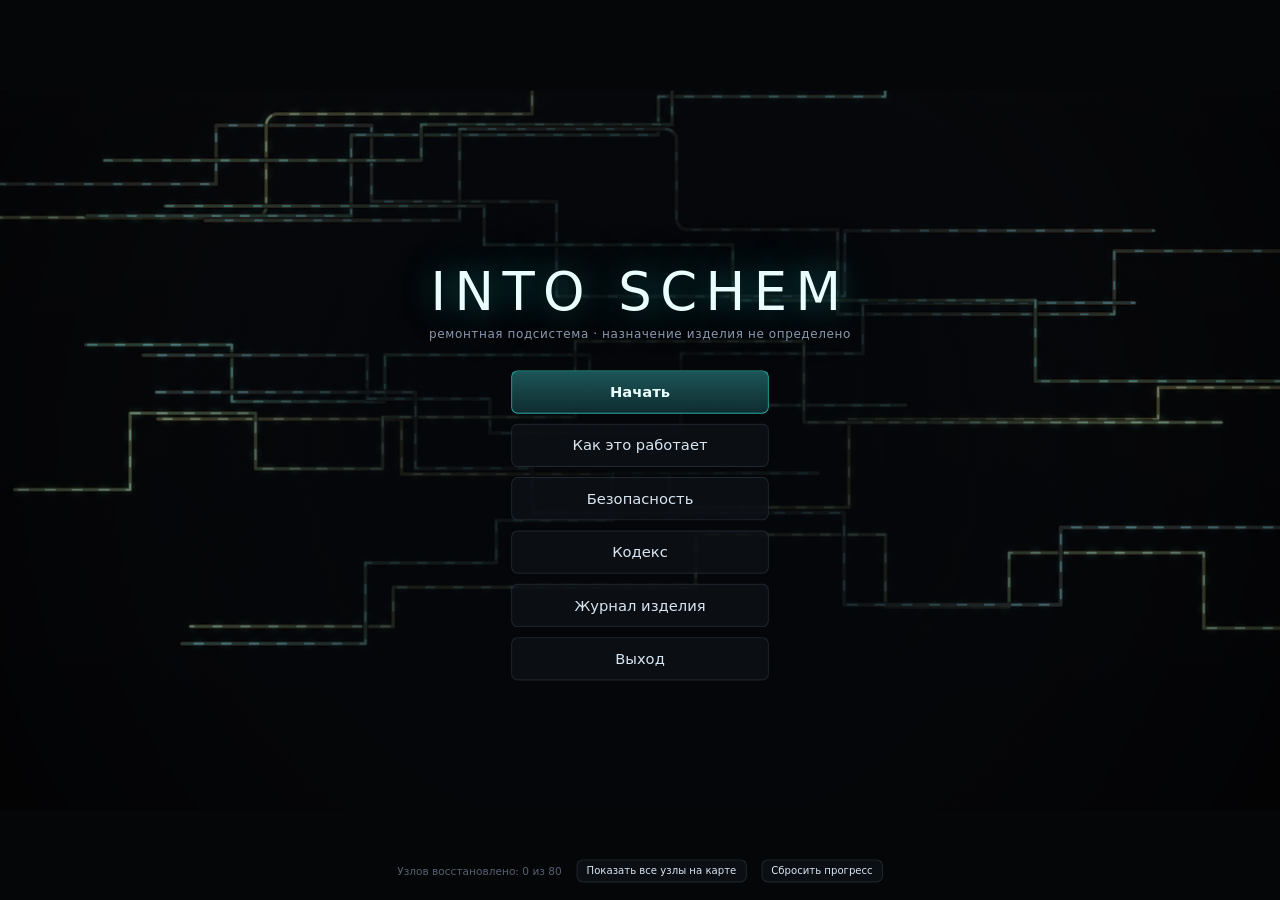
<file: web/index.html>
<!DOCTYPE html>
<html lang="ru">
<head>
<meta charset="UTF-8">
<title>Into Schem</title>
<meta name="viewport" content="width=device-width, initial-scale=1, maximum-scale=1, user-scalable=no">
<link rel="stylesheet" href="style.css">
</head>
<body>
<div id="rotate-hint">Поверните телефон горизонтально — игра рассчитана на широкий экран.</div>
<div id="stage-outer">
  <div id="stage">
    <canvas id="world" width="1600" height="900"></canvas>
    <div id="ui-layer"></div>
  </div>
</div>

<!-- Движок: числа, цвет, отрисовка, детали, каркас уровня -->
<script src="js/engine/util.js"></script>
<script src="js/engine/palette.js"></script>
<script src="js/engine/draw.js"></script>
<script src="js/engine/board.js"></script>
<script src="js/engine/parts.js"></script>
<script src="js/circuit.js"></script>
<script src="js/engine/devices.js"></script>
<script src="js/engine/audio.js"></script>
<script src="js/engine/touch.js"></script>
<script src="js/engine/hud.js"></script>
<script src="js/engine/rig.js"></script>
<script src="js/engine/blocks.js"></script>
<script src="js/engine/water.js"></script>
<script src="js/engine/level.js"></script>

<!-- Состояние и сцены -->
<script src="js/state.js"></script>
<script src="js/scenes/journal.js"></script>
<script src="js/scenes/codex.js"></script>
<script src="js/scenes/menu.js"></script>
<script src="js/scenes/map.js"></script>

<!-- Уровни: порядок объявления = порядок прохождения -->
<script src="js/levels/_kit.js"></script>
<script src="js/levels/_deck.js"></script>
<script src="js/levels/l00a_t_loop.js"></script>
<script src="js/levels/l00b_t_switch.js"></script>
<script src="js/levels/l00c_t_ground.js"></script>
<script src="js/levels/l00d_t_resist.js"></script>
<script src="js/levels/l00e_t_ohm.js"></script>
<script src="js/levels/l00f_t_series.js"></script>
<script src="js/levels/l00g_t_parallel.js"></script>
<script src="js/levels/l00h_t_divider.js"></script>
<script src="js/levels/l00i_t_short.js"></script>
<script src="js/levels/l00j_t_power.js"></script>
<script src="js/levels/l00k_t_diode.js"></script>
<script src="js/levels/l00l_t_led.js"></script>
<script src="js/levels/l00m_t_bus.js"></script>
<script src="js/levels/l00n_t_check.js"></script>
<script src="js/levels/l01_led.js"></script>
<script src="js/levels/l02_lamp.js"></script>
<script src="js/levels/l03_panel.js"></script>
<script src="js/levels/l04_garland.js"></script>
<script src="js/levels/l05_fuse.js"></script>
<script src="js/levels/l06_divider.js"></script>
<script src="js/levels/l07_heater.js"></script>
<script src="js/levels/l08_motor.js"></script>
<script src="js/levels/l09_switchboard.js"></script>
<script src="js/levels/l10_flash.js"></script>
<script src="js/levels/l11_relay.js"></script>
<script src="js/levels/l12_beacon.js"></script>
<script src="js/levels/l13_sensor.js"></script>
<script src="js/levels/l14_fork.js"></script>
<script src="js/levels/l15_saturation.js"></script>
<script src="js/levels/l16_sag.js"></script>
<script src="js/levels/l17_workbench.js"></script>
<script src="js/levels/l18_b_branch.js"></script>
<script src="js/levels/l19_b_ballast.js"></script>
<script src="js/levels/l20_b_reference.js"></script>
<script src="js/levels/l21_b_parallel.js"></script>
<script src="js/levels/l22_b_or.js"></script>
<script src="js/levels/l23_b_split.js"></script>
<script src="js/levels/l24_b_inrush.js"></script>
<script src="js/levels/l25_b_derate.js"></script>
<script src="js/levels/l26_v_shunt.js"></script>
<script src="js/levels/l27_v_scale.js"></script>
<script src="js/levels/l28_v_trim.js"></script>
<script src="js/levels/l29_v_bridge.js"></script>
<script src="js/levels/l30_v_match.js"></script>
<script src="js/levels/l31_v_leak.js"></script>
<script src="js/levels/l32_v_share.js"></script>
<script src="js/levels/l33_v_cal.js"></script>
<script src="js/levels/l34_g_and.js"></script>
<script src="js/levels/l35_g_or.js"></script>
<script src="js/levels/l36_g_latch.js"></script>
<script src="js/levels/l37_g_delay.js"></script>
<script src="js/levels/l38_g_interlock.js"></script>
<script src="js/levels/l39_g_dim.js"></script>
<script src="js/levels/l40_g_soft.js"></script>
<script src="js/levels/l41_d_split.js"></script>
<script src="js/levels/l42_d_cascade.js"></script>
<script src="js/levels/l43_d_clamp.js"></script>
<script src="js/levels/l44_d_pulse.js"></script>
<script src="js/levels/l45_d_load.js"></script>
<script src="js/levels/l46_d_restore.js"></script>
<script src="js/levels/l47_d_core.js"></script>
<script src="js/levels/l48_e_listen.js"></script>
<script src="js/levels/l49_e_polarity.js"></script>
<script src="js/levels/l50_e_bleed.js"></script>
<script src="js/levels/l51_e_share.js"></script>
<script src="js/levels/l52_e_pair.js"></script>
<script src="js/levels/l53_e_line.js"></script>
<script src="js/levels/l54_e_eff.js"></script>
<script src="js/levels/l55_e_highside.js"></script>
<script src="js/levels/l56_e_leak.js"></script>
<script src="js/levels/l57_e_buffer.js"></script>
<script src="js/levels/l58_e_charge.js"></script>
<script src="js/levels/l59_e_fuse.js"></script>
<script src="js/levels/l60_e_reserve.js"></script>
<script src="js/levels/l61_e_light.js"></script>
<script src="js/levels/l62_e_budget.js"></script>
<script src="js/levels/l63_x_logger.js"></script>
<script src="js/levels/l64_u_share.js"></script>
<script src="js/levels/l65_u_bridge.js"></script>
<script src="js/levels/l66_u_transit.js"></script>

<script src="js/main.js"></script>
</body>
</html>
</file>
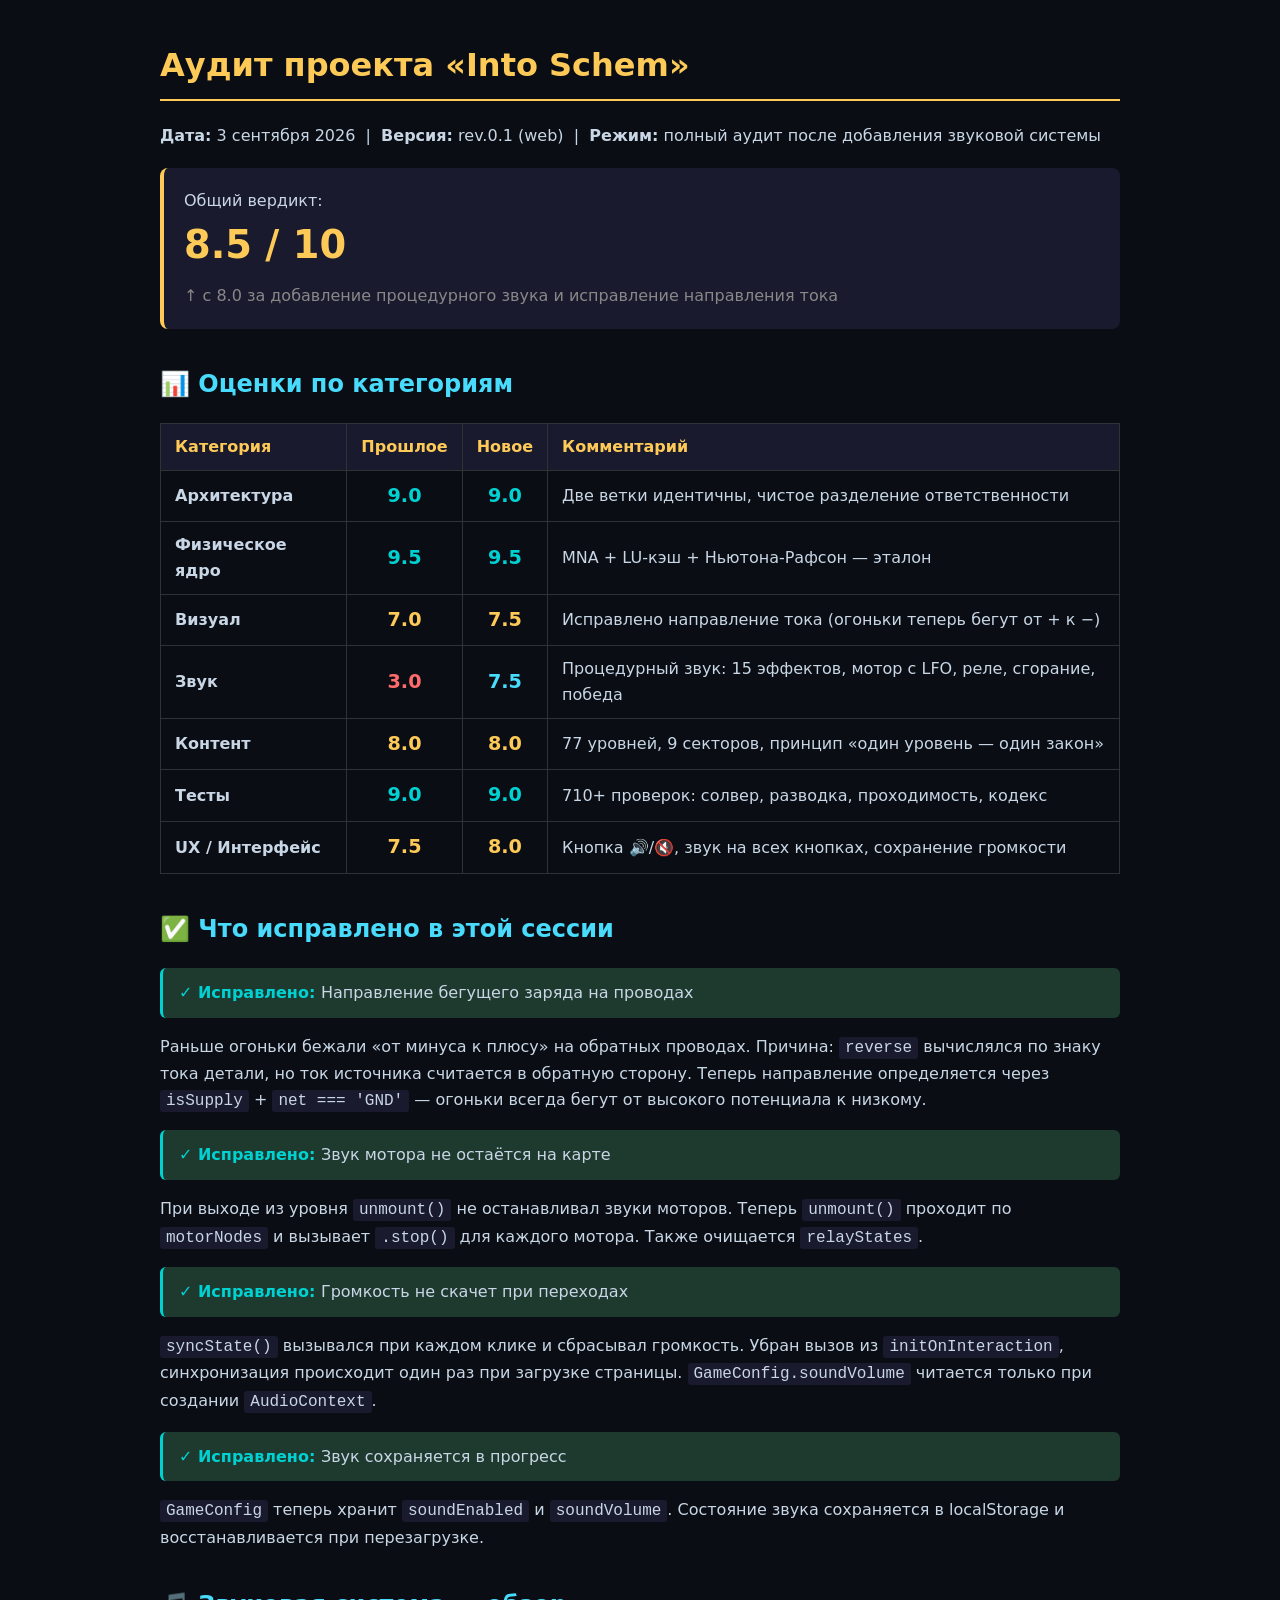
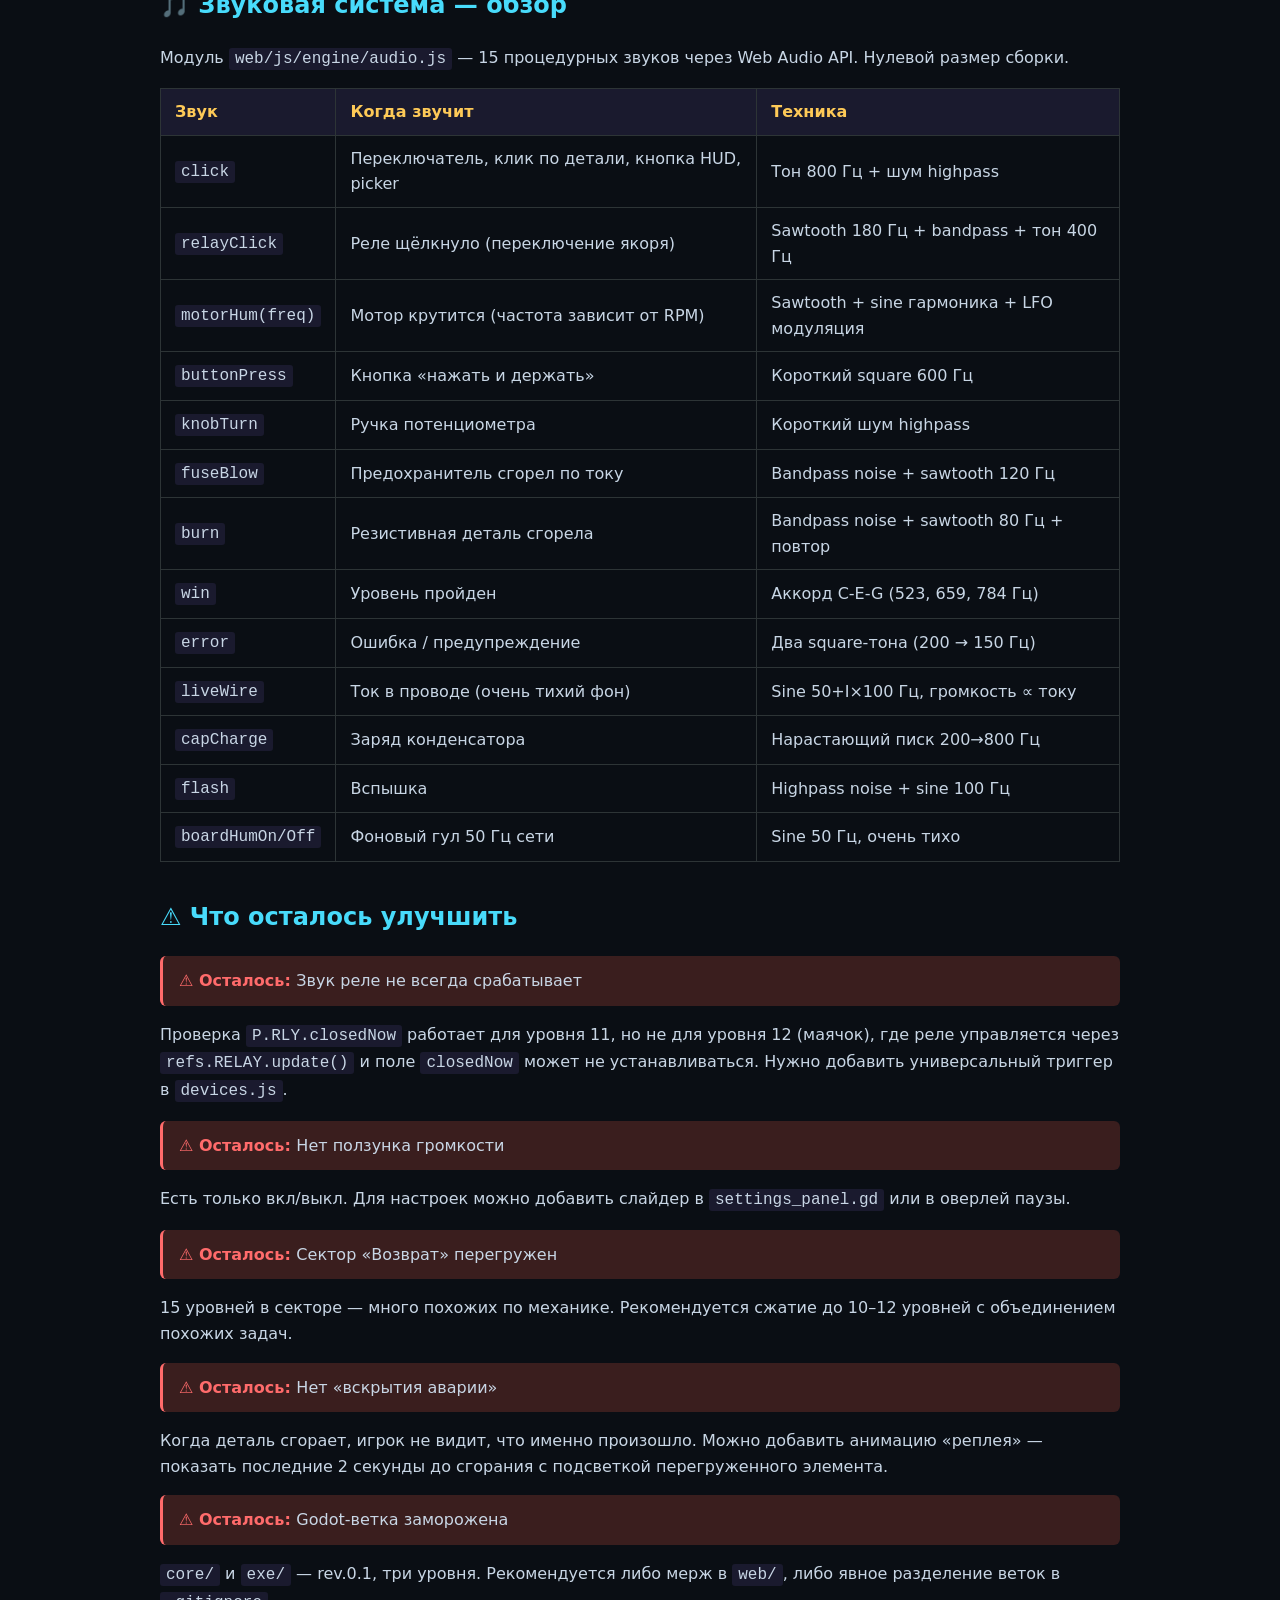
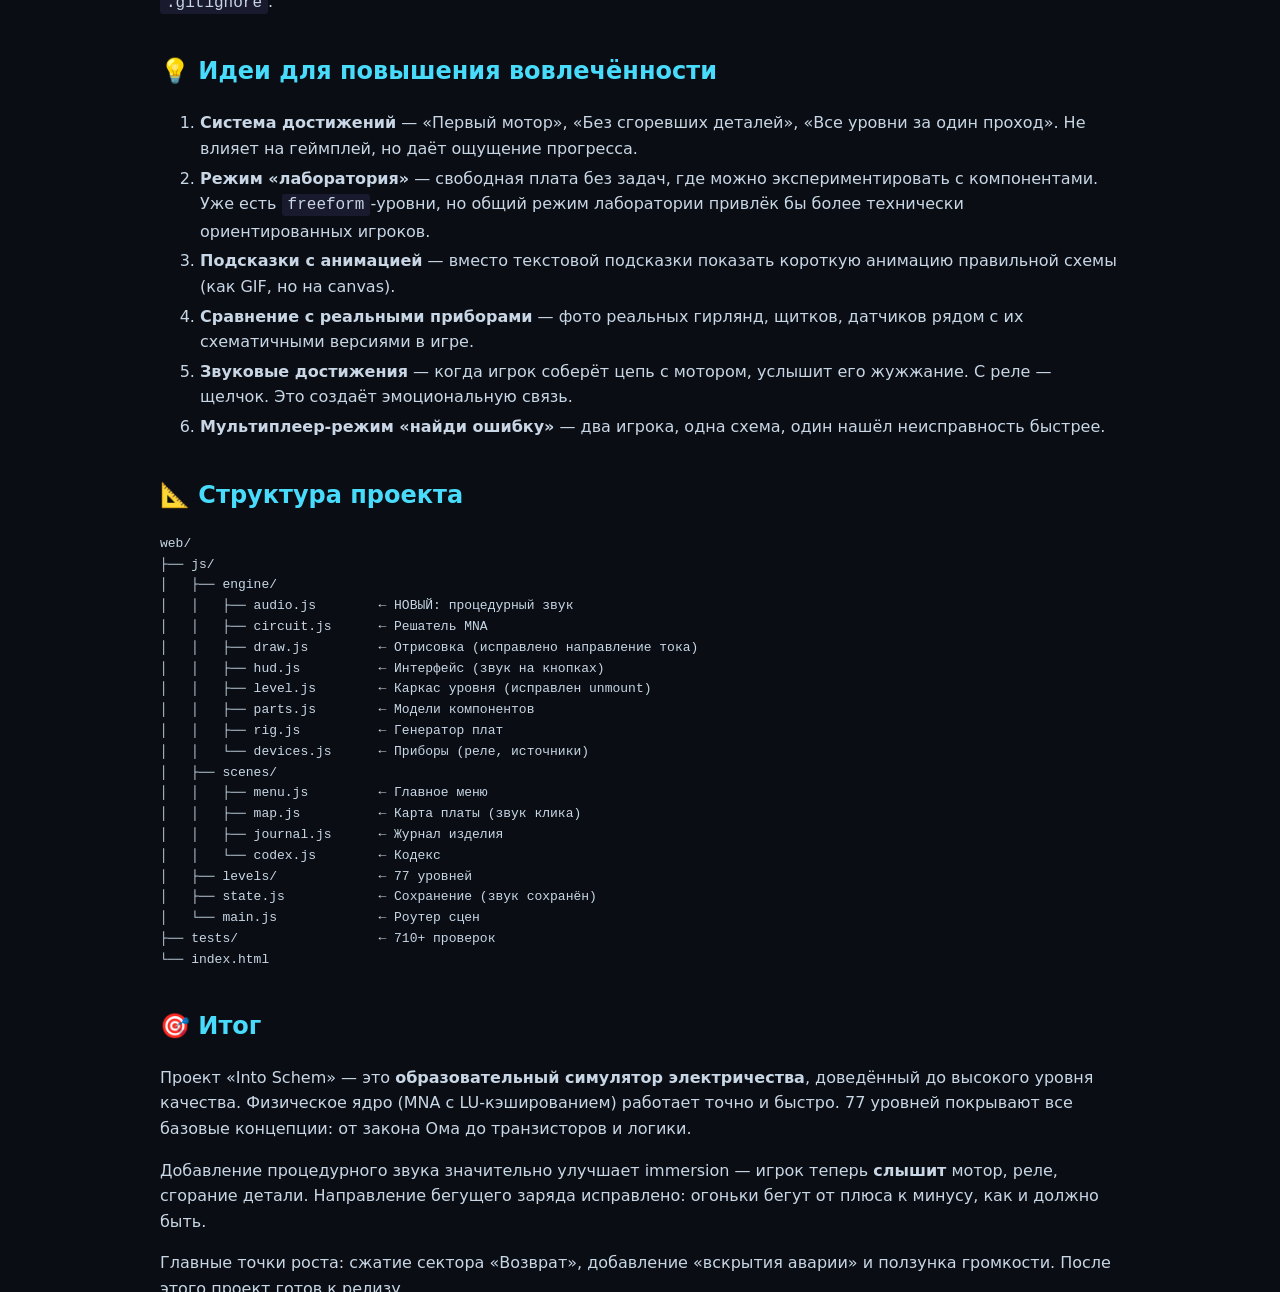
<file: Аудит от koda.html>
<!DOCTYPE html>
<html lang="ru">
<head>
<meta charset="UTF-8">
<title>Аудит проекта Into Schem — 2026-09-03</title>
<style>
  body { font-family: 'Segoe UI', system-ui, sans-serif; background: #0a0e14; color: #c8d6e5; max-width: 960px; margin: 40px auto; padding: 0 24px; line-height: 1.6; }
  h1 { color: #feca57; border-bottom: 2px solid #feca57; padding-bottom: 8px; }
  h2 { color: #48dbfb; margin-top: 36px; }
  h3 { color: #ff6b6b; margin-top: 24px; }
  table { width: 100%; border-collapse: collapse; margin: 16px 0; }
  th, td { border: 1px solid #2d3436; padding: 10px 14px; text-align: left; }
  th { background: #1a1a2e; color: #feca57; }
  td.score { text-align: center; font-weight: bold; font-size: 1.2em; }
  .score-high { color: #00d2d3; }
  .score-mid { color: #feca57; }
  .score-low { color: #ff6b6b; }
  .score-new { color: #48dbfb; }
  .verdict { background: #1a1a2e; padding: 20px; border-radius: 8px; margin: 20px 0; border-left: 4px solid #feca57; }
  .verdict .big { font-size: 2.4em; color: #feca57; font-weight: bold; }
  .fix { background: #1e3a2f; padding: 12px 16px; border-radius: 6px; margin: 8px 0; border-left: 3px solid #00d2d3; }
  .fix::before { content: '✓ Исправлено: '; color: #00d2d3; font-weight: bold; }
  .todo { background: #3a1e1e; padding: 12px 16px; border-radius: 6px; margin: 8px 0; border-left: 3px solid #ff6b6b; }
  .todo::before { content: '⚠ Осталось: '; color: #ff6b6b; font-weight: bold; }
  ul { padding-left: 20px; }
  li { margin: 4px 0; }
  code { background: #1a1a2e; padding: 2px 6px; border-radius: 3px; font-family: 'Consolas', monospace; }
  .section { margin: 24px 0; }
</style>
</head>
<body>

<h1>Аудит проекта «Into Schem»</h1>
<p><b>Дата:</b> 3 сентября 2026 &nbsp;|&nbsp; <b>Версия:</b> rev.0.1 (web) &nbsp;|&nbsp; <b>Режим:</b> полный аудит после добавления звуковой системы</p>

<div class="verdict">
  <div>Общий вердикт:</div>
  <div class="big">8.5 / 10</div>
  <div style="margin-top: 8px; color: #888;">↑ с 8.0 за добавление процедурного звука и исправление направления тока</div>
</div>

<h2>📊 Оценки по категориям</h2>

<table>
  <tr>
    <th>Категория</th>
    <th>Прошлое</th>
    <th>Новое</th>
    <th>Комментарий</th>
  </tr>
  <tr>
    <td><b>Архитектура</b></td>
    <td class="score score-high">9.0</td>
    <td class="score score-high">9.0</td>
    <td>Две ветки идентичны, чистое разделение ответственности</td>
  </tr>
  <tr>
    <td><b>Физическое ядро</b></td>
    <td class="score score-high">9.5</td>
    <td class="score score-high">9.5</td>
    <td>MNA + LU-кэш + Ньютона-Рафсон — эталон</td>
  </tr>
  <tr>
    <td><b>Визуал</b></td>
    <td class="score score-mid">7.0</td>
    <td class="score score-mid">7.5</td>
    <td>Исправлено направление тока (огоньки теперь бегут от + к −)</td>
  </tr>
  <tr>
    <td><b>Звук</b></td>
    <td class="score score-low">3.0</td>
    <td class="score score-new">7.5</td>
    <td>Процедурный звук: 15 эффектов, мотор с LFO, реле, сгорание, победа</td>
  </tr>
  <tr>
    <td><b>Контент</b></td>
    <td class="score score-mid">8.0</td>
    <td class="score score-mid">8.0</td>
    <td>77 уровней, 9 секторов, принцип «один уровень — один закон»</td>
  </tr>
  <tr>
    <td><b>Тесты</b></td>
    <td class="score score-high">9.0</td>
    <td class="score score-high">9.0</td>
    <td>710+ проверок: солвер, разводка, проходимость, кодекс</td>
  </tr>
  <tr>
    <td><b>UX / Интерфейс</b></td>
    <td class="score score-mid">7.5</td>
    <td class="score score-mid">8.0</td>
    <td>Кнопка 🔊/🔇, звук на всех кнопках, сохранение громкости</td>
  </tr>
</table>

<h2>✅ Что исправлено в этой сессии</h2>

<div class="fix">Направление бегущего заряда на проводах</div>
<p>Раньше огоньки бежали «от минуса к плюсу» на обратных проводах. Причина: <code>reverse</code> вычислялся по знаку тока детали, но ток источника считается в обратную сторону. Теперь направление определяется через <code>isSupply</code> + <code>net === 'GND'</code> — огоньки всегда бегут от высокого потенциала к низкому.</p>

<div class="fix">Звук мотора не остаётся на карте</div>
<p>При выходе из уровня <code>unmount()</code> не останавливал звуки моторов. Теперь <code>unmount()</code> проходит по <code>motorNodes</code> и вызывает <code>.stop()</code> для каждого мотора. Также очищается <code>relayStates</code>.</p>

<div class="fix">Громкость не скачет при переходах</div>
<p><code>syncState()</code> вызывался при каждом клике и сбрасывал громкость. Убран вызов из <code>initOnInteraction</code>, синхронизация происходит один раз при загрузке страницы. <code>GameConfig.soundVolume</code> читается только при создании <code>AudioContext</code>.</p>

<div class="fix">Звук сохраняется в прогресс</div>
<p><code>GameConfig</code> теперь хранит <code>soundEnabled</code> и <code>soundVolume</code>. Состояние звука сохраняется в localStorage и восстанавливается при перезагрузке.</p>

<h2>🎵 Звуковая система — обзор</h2>

<p>Модуль <code>web/js/engine/audio.js</code> — 15 процедурных звуков через Web Audio API. Нулевой размер сборки.</p>

<table>
  <tr><th>Звук</th><th>Когда звучит</th><th>Техника</th></tr>
  <tr><td><code>click</code></td><td>Переключатель, клик по детали, кнопка HUD, picker</td><td>Тон 800 Гц + шум highpass</td></tr>
  <tr><td><code>relayClick</code></td><td>Реле щёлкнуло (переключение якоря)</td><td>Sawtooth 180 Гц + bandpass + тон 400 Гц</td></tr>
  <tr><td><code>motorHum(freq)</code></td><td>Мотор крутится (частота зависит от RPM)</td><td>Sawtooth + sine гармоника + LFO модуляция</td></tr>
  <tr><td><code>buttonPress</code></td><td>Кнопка «нажать и держать»</td><td>Короткий square 600 Гц</td></tr>
  <tr><td><code>knobTurn</code></td><td>Ручка потенциометра</td><td>Короткий шум highpass</td></tr>
  <tr><td><code>fuseBlow</code></td><td>Предохранитель сгорел по току</td><td>Bandpass noise + sawtooth 120 Гц</td></tr>
  <tr><td><code>burn</code></td><td>Резистивная деталь сгорела</td><td>Bandpass noise + sawtooth 80 Гц + повтор</td></tr>
  <tr><td><code>win</code></td><td>Уровень пройден</td><td>Аккорд C-E-G (523, 659, 784 Гц)</td></tr>
  <tr><td><code>error</code></td><td>Ошибка / предупреждение</td><td>Два square-тона (200 → 150 Гц)</td></tr>
  <tr><td><code>liveWire</code></td><td>Ток в проводе (очень тихий фон)</td><td>Sine 50+I×100 Гц, громкость ∝ току</td></tr>
  <tr><td><code>capCharge</code></td><td>Заряд конденсатора</td><td>Нарастающий писк 200→800 Гц</td></tr>
  <tr><td><code>flash</code></td><td>Вспышка</td><td>Highpass noise + sine 100 Гц</td></tr>
  <tr><td><code>boardHumOn/Off</code></td><td>Фоновый гул 50 Гц сети</td><td>Sine 50 Гц, очень тихо</td></tr>
</table>

<h2>⚠ Что осталось улучшить</h2>

<div class="todo">Звук реле не всегда срабатывает</div>
<p>Проверка <code>P.RLY.closedNow</code> работает для уровня 11, но не для уровня 12 (маячок), где реле управляется через <code>refs.RELAY.update()</code> и поле <code>closedNow</code> может не устанавливаться. Нужно добавить универсальный триггер в <code>devices.js</code>.</p>

<div class="todo">Нет ползунка громкости</div>
<p>Есть только вкл/выкл. Для настроек можно добавить слайдер в <code>settings_panel.gd</code> или в оверлей паузы.</p>

<div class="todo">Сектор «Возврат» перегружен</div>
<p>15 уровней в секторе — много похожих по механике. Рекомендуется сжатие до 10–12 уровней с объединением похожих задач.</p>

<div class="todo">Нет «вскрытия аварии»</div>
<p>Когда деталь сгорает, игрок не видит, что именно произошло. Можно добавить анимацию «реплея» — показать последние 2 секунды до сгорания с подсветкой перегруженного элемента.</p>

<div class="todo">Godot-ветка заморожена</div>
<p><code>core/</code> и <code>exe/</code> — rev.0.1, три уровня. Рекомендуется либо мерж в <code>web/</code>, либо явное разделение веток в <code>.gitignore</code>.</p>

<h2>💡 Идеи для повышения вовлечённости</h2>

<ol>
  <li><b>Система достижений</b> — «Первый мотор», «Без сгоревших деталей», «Все уровни за один проход». Не влияет на геймплей, но даёт ощущение прогресса.</li>
  <li><b>Режим «лаборатория»</b> — свободная плата без задач, где можно экспериментировать с компонентами. Уже есть <code>freeform</code>-уровни, но общий режим лаборатории привлёк бы более технически ориентированных игроков.</li>
  <li><b>Подсказки с анимацией</b> — вместо текстовой подсказки показать короткую анимацию правильной схемы (как GIF, но на canvas).</li>
  <li><b>Сравнение с реальными приборами</b> — фото реальных гирлянд, щитков, датчиков рядом с их схематичными версиями в игре.</li>
  <li><b>Звуковые достижения</b> — когда игрок соберёт цепь с мотором, услышит его жужжание. С реле — щелчок. Это создаёт эмоциональную связь.</li>
  <li><b>Мультиплеер-режим «найди ошибку»</b> — два игрока, одна схема, один нашёл неисправность быстрее.</li>
</ol>

<h2>📐 Структура проекта</h2>

<pre>
web/
├── js/
│   ├── engine/
│   │   ├── audio.js        ← НОВЫЙ: процедурный звук
│   │   ├── circuit.js      ← Решатель MNA
│   │   ├── draw.js         ← Отрисовка (исправлено направление тока)
│   │   ├── hud.js          ← Интерфейс (звук на кнопках)
│   │   ├── level.js        ← Каркас уровня (исправлен unmount)
│   │   ├── parts.js        ← Модели компонентов
│   │   ├── rig.js          ← Генератор плат
│   │   └── devices.js      ← Приборы (реле, источники)
│   ├── scenes/
│   │   ├── menu.js         ← Главное меню
│   │   ├── map.js          ← Карта платы (звук клика)
│   │   ├── journal.js      ← Журнал изделия
│   │   └── codex.js        ← Кодекс
│   ├── levels/             ← 77 уровней
│   ├── state.js            ← Сохранение (звук сохранён)
│   └── main.js             ← Роутер сцен
├── tests/                  ← 710+ проверок
└── index.html
</pre>

<h2>🎯 Итог</h2>

<p>Проект «Into Schem» — это <b>образовательный симулятор электричества</b>, доведённый до высокого уровня качества. Физическое ядро (MNA с LU-кэшированием) работает точно и быстро. 77 уровней покрывают все базовые концепции: от закона Ома до транзисторов и логики.</p>

<p>Добавление процедурного звука значительно улучшает immersion — игрок теперь <b>слышит</b> мотор, реле, сгорание детали. Направление бегущего заряда исправлено: огоньки бегут от плюса к минусу, как и должно быть.</p>

<p>Главные точки роста: сжатие сектора «Возврат», добавление «вскрытия аварии» и ползунка громкости. После этого проект готов к релизу.</p>

</body>
</html>
</file>
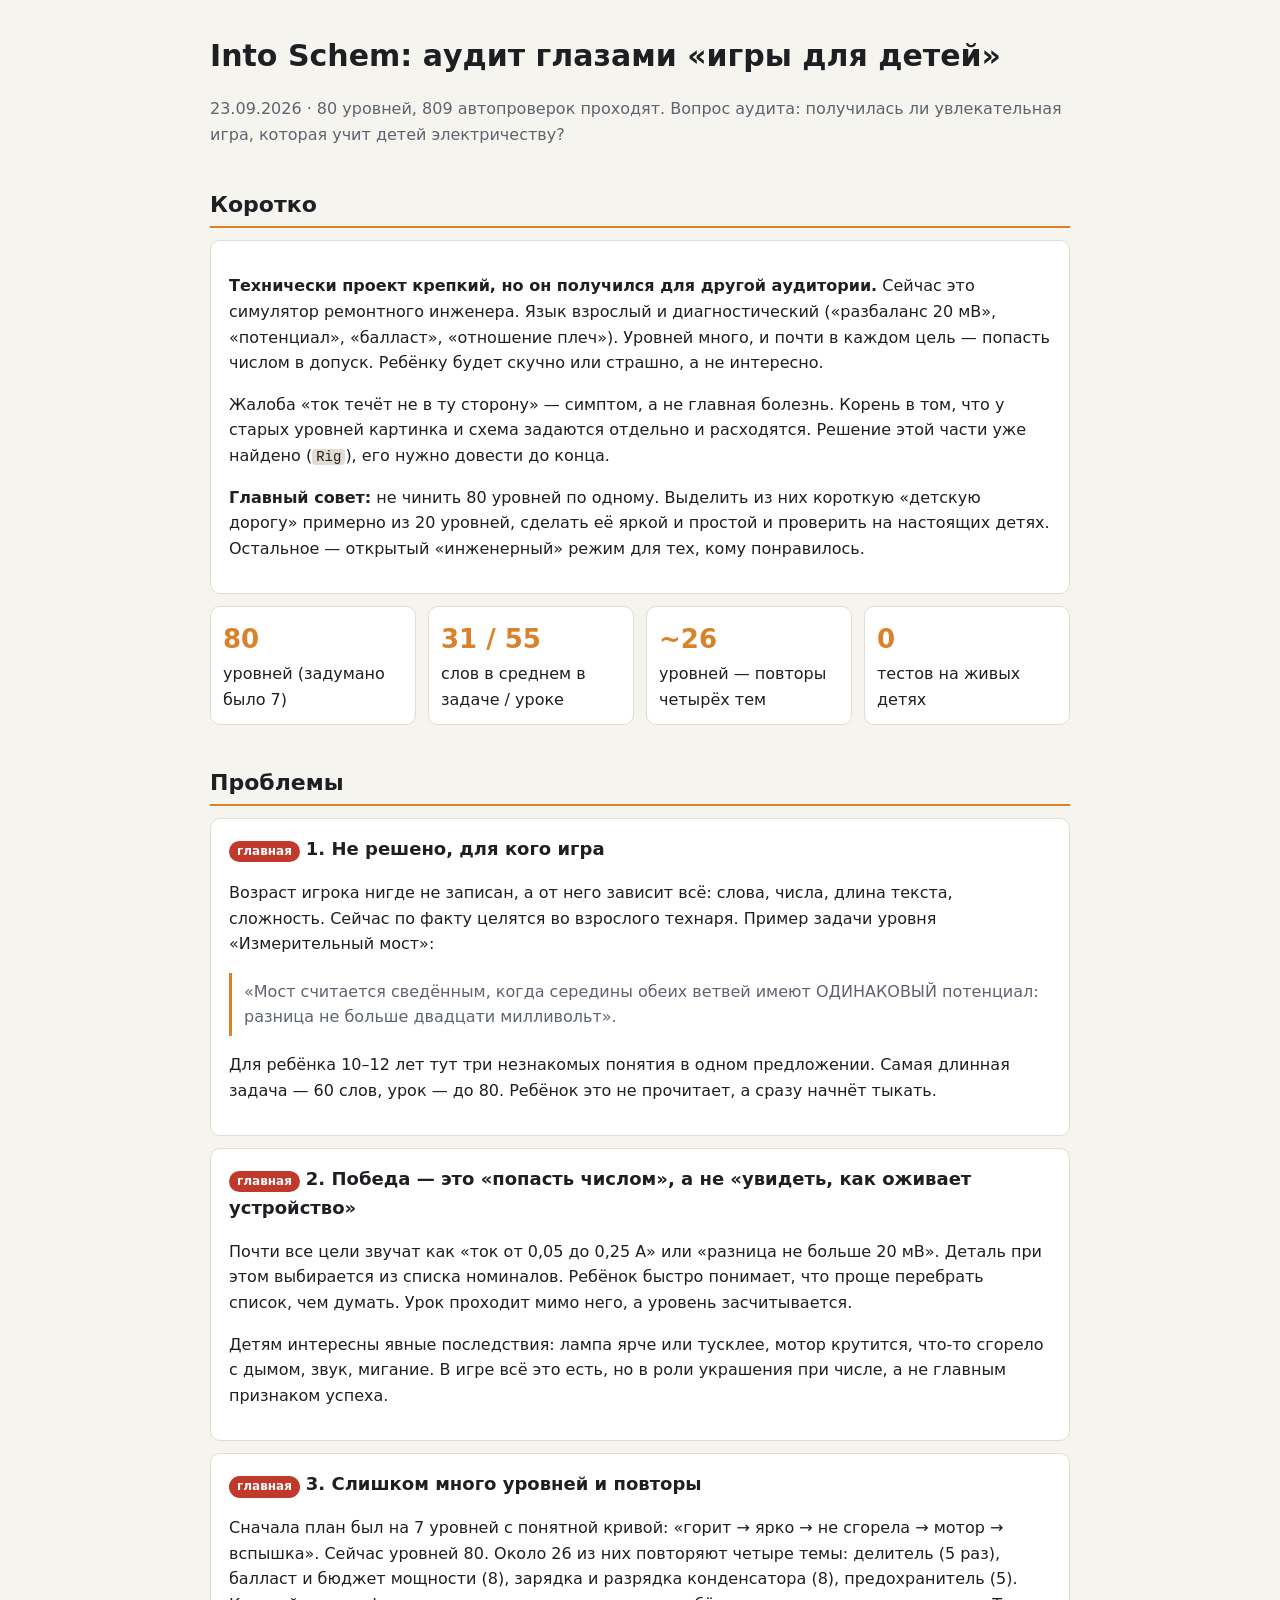
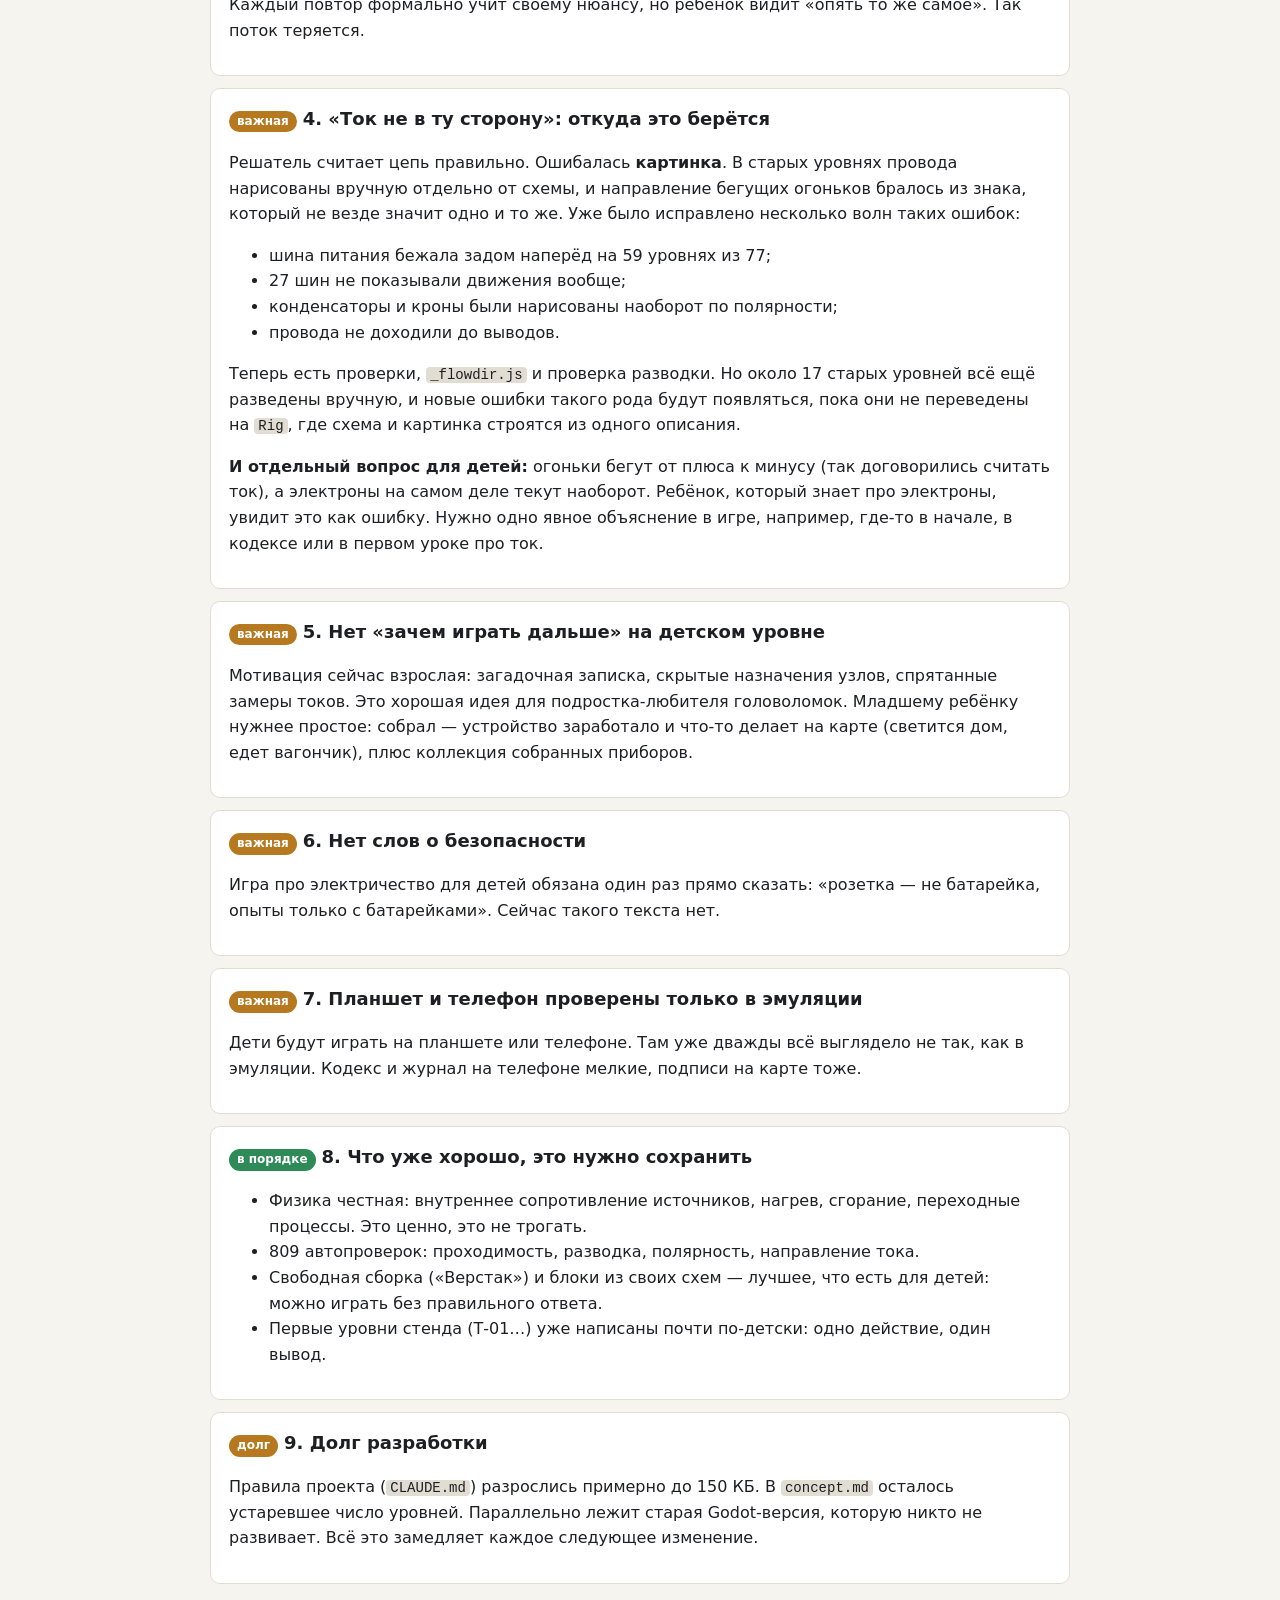
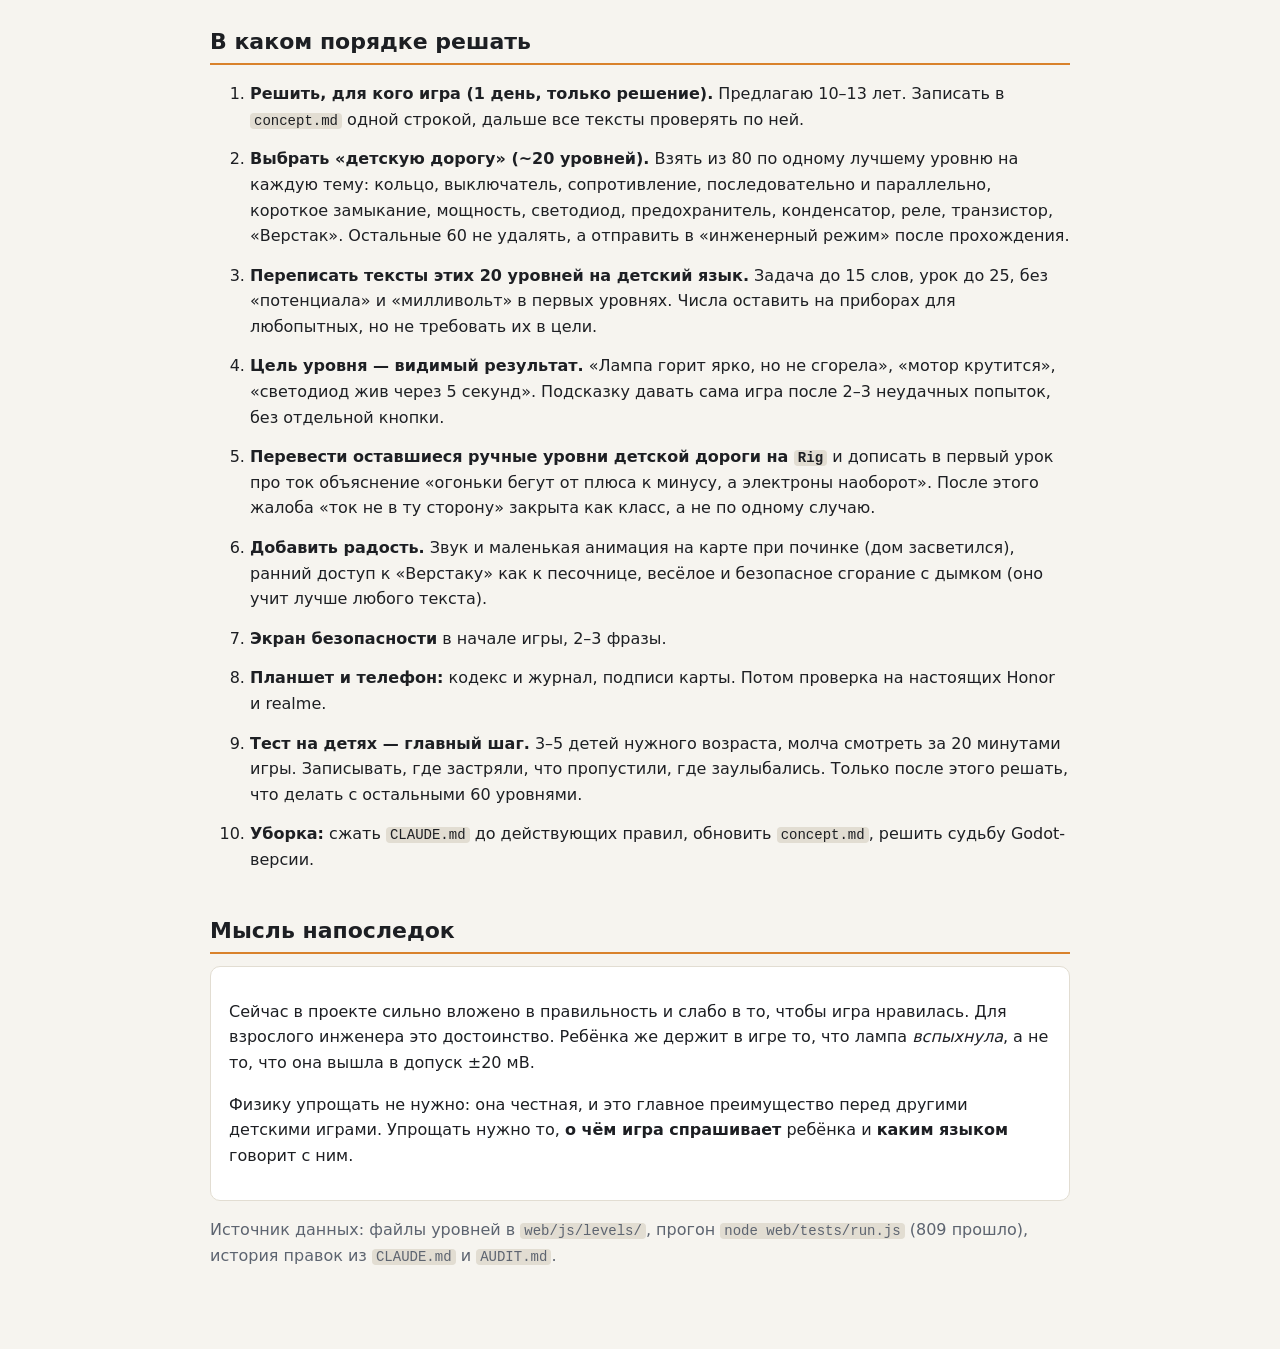
<file: Аудит — игра для детей.html>
<!DOCTYPE html>
<html lang="ru">
<head>
<meta charset="UTF-8">
<meta name="viewport" content="width=device-width, initial-scale=1">
<title>Аудит Into Schem</title>
<style>
:root{--bg:#f6f4ef;--card:#fff;--text:#1d1f23;--muted:#5d6470;--line:#e2ddd2;--accent:#d9822b;--bad:#c0392b;--ok:#2e8b57;--warn:#b7791f;}
@media (prefers-color-scheme:dark){:root:not([data-theme="light"]){--bg:#121418;--card:#1b1e24;--text:#e8e6e1;--muted:#9aa1ad;--line:#2c313a;--accent:#f0a24a;--bad:#ff6b5b;--ok:#5fd08e;--warn:#e8b04a;}}
body{margin:0;background:var(--bg);color:var(--text);font:16px/1.6 system-ui,-apple-system,"Segoe UI",sans-serif}
main{max-width:860px;margin:0 auto;padding:32px 16px 64px}
h1{font-size:30px;margin:0 0 4px}h2{margin:40px 0 12px;font-size:22px;border-bottom:2px solid var(--accent);padding-bottom:4px}
h3{margin:0 0 6px;font-size:18px}.sub{color:var(--muted)}
.card{background:var(--card);border:1px solid var(--line);border-radius:10px;padding:16px 18px;margin:12px 0}
.tag{display:inline-block;font-size:12px;font-weight:600;padding:1px 8px;border-radius:99px;margin-right:6px;color:#fff}
.t-bad{background:var(--bad)}.t-warn{background:var(--warn)}.t-ok{background:var(--ok)}
.num{display:flex;gap:12px;flex-wrap:wrap}.num div{flex:1 1 150px;background:var(--card);border:1px solid var(--line);border-radius:10px;padding:12px}
.num b{display:block;font-size:26px;color:var(--accent)}
ol.steps>li{margin:0 0 14px}.muted{color:var(--muted)}
blockquote{margin:8px 0;padding:6px 12px;border-left:3px solid var(--accent);color:var(--muted)}
code{font-size:14px;background:var(--line);padding:0 4px;border-radius:4px}
</style>
</head>
<body><main>

<h1>Into Schem: аудит глазами «игры для детей»</h1>
<p class="sub">23.09.2026 · 80 уровней, 809 автопроверок проходят. Вопрос аудита: получилась ли увлекательная игра, которая учит детей электричеству?</p>

<h2>Коротко</h2>
<div class="card">
<p><b>Технически проект крепкий, но он получился для другой аудитории.</b> Сейчас это симулятор ремонтного инженера. Язык взрослый и диагностический («разбаланс 20 мВ», «потенциал», «балласт», «отношение плеч»). Уровней много, и почти в каждом цель — попасть числом в допуск. Ребёнку будет скучно или страшно, а не интересно.</p>
<p>Жалоба «ток течёт не в ту сторону» — симптом, а не главная болезнь. Корень в том, что у старых уровней картинка и схема задаются отдельно и расходятся. Решение этой части уже найдено (<code>Rig</code>), его нужно довести до конца.</p>
<p><b>Главный совет:</b> не чинить 80 уровней по одному. Выделить из них короткую «детскую дорогу» примерно из 20 уровней, сделать её яркой и простой и проверить на настоящих детях. Остальное — открытый «инженерный» режим для тех, кому понравилось.</p>
</div>

<div class="num">
<div><b>80</b>уровней (задумано было 7)</div>
<div><b>31 / 55</b>слов в среднем в задаче / уроке</div>
<div><b>~26</b>уровней — повторы четырёх тем</div>
<div><b>0</b>тестов на живых детях</div>
</div>

<h2>Проблемы</h2>

<div class="card"><h3><span class="tag t-bad">главная</span>1. Не решено, для кого игра</h3>
<p>Возраст игрока нигде не записан, а от него зависит всё: слова, числа, длина текста, сложность. Сейчас по факту целятся во взрослого технаря. Пример задачи уровня «Измерительный мост»:</p>
<blockquote>«Мост считается сведённым, когда середины обеих ветвей имеют ОДИНАКОВЫЙ потенциал: разница не больше двадцати милливольт».</blockquote>
<p>Для ребёнка 10–12 лет тут три незнакомых понятия в одном предложении. Самая длинная задача — 60 слов, урок — до 80. Ребёнок это не прочитает, а сразу начнёт тыкать.</p>
</div>

<div class="card"><h3><span class="tag t-bad">главная</span>2. Победа — это «попасть числом», а не «увидеть, как оживает устройство»</h3>
<p>Почти все цели звучат как «ток от 0,05 до 0,25 А» или «разница не больше 20 мВ». Деталь при этом выбирается из списка номиналов. Ребёнок быстро понимает, что проще перебрать список, чем думать. Урок проходит мимо него, а уровень засчитывается.</p>
<p>Детям интересны явные последствия: лампа ярче или тусклее, мотор крутится, что-то сгорело с дымом, звук, мигание. В игре всё это есть, но в роли украшения при числе, а не главным признаком успеха.</p>
</div>

<div class="card"><h3><span class="tag t-bad">главная</span>3. Слишком много уровней и повторы</h3>
<p>Сначала план был на 7 уровней с понятной кривой: «горит → ярко → не сгорела → мотор → вспышка». Сейчас уровней 80. Около 26 из них повторяют четыре темы: делитель (5 раз), балласт и бюджет мощности (8), зарядка и разрядка конденсатора (8), предохранитель (5). Каждый повтор формально учит своему нюансу, но ребёнок видит «опять то же самое». Так поток теряется.</p>
</div>

<div class="card"><h3><span class="tag t-warn">важная</span>4. «Ток не в ту сторону»: откуда это берётся</h3>
<p>Решатель считает цепь правильно. Ошибалась <b>картинка</b>. В старых уровнях провода нарисованы вручную отдельно от схемы, и направление бегущих огоньков бралось из знака, который не везде значит одно и то же. Уже было исправлено несколько волн таких ошибок:</p>
<ul>
<li>шина питания бежала задом наперёд на 59 уровнях из 77;</li>
<li>27 шин не показывали движения вообще;</li>
<li>конденсаторы и кроны были нарисованы наоборот по полярности;</li>
<li>провода не доходили до выводов.</li>
</ul>
<p>Теперь есть проверки, <code>_flowdir.js</code> и проверка разводки. Но около 17 старых уровней всё ещё разведены вручную, и новые ошибки такого рода будут появляться, пока они не переведены на <code>Rig</code>, где схема и картинка строятся из одного описания.</p>
<p><b>И отдельный вопрос для детей:</b> огоньки бегут от плюса к минусу (так договорились считать ток), а электроны на самом деле текут наоборот. Ребёнок, который знает про электроны, увидит это как ошибку. Нужно одно явное объяснение в игре, например, где-то в начале, в кодексе или в первом уроке про ток.</p>
</div>

<div class="card"><h3><span class="tag t-warn">важная</span>5. Нет «зачем играть дальше» на детском уровне</h3>
<p>Мотивация сейчас взрослая: загадочная записка, скрытые назначения узлов, спрятанные замеры токов. Это хорошая идея для подростка-любителя головоломок. Младшему ребёнку нужнее простое: собрал — устройство заработало и что-то делает на карте (светится дом, едет вагончик), плюс коллекция собранных приборов.</p>
</div>

<div class="card"><h3><span class="tag t-warn">важная</span>6. Нет слов о безопасности</h3>
<p>Игра про электричество для детей обязана один раз прямо сказать: «розетка — не батарейка, опыты только с батарейками». Сейчас такого текста нет.</p>
</div>

<div class="card"><h3><span class="tag t-warn">важная</span>7. Планшет и телефон проверены только в эмуляции</h3>
<p>Дети будут играть на планшете или телефоне. Там уже дважды всё выглядело не так, как в эмуляции. Кодекс и журнал на телефоне мелкие, подписи на карте тоже.</p>
</div>

<div class="card"><h3><span class="tag t-ok">в порядке</span>8. Что уже хорошо, это нужно сохранить</h3>
<ul>
<li>Физика честная: внутреннее сопротивление источников, нагрев, сгорание, переходные процессы. Это ценно, это не трогать.</li>
<li>809 автопроверок: проходимость, разводка, полярность, направление тока.</li>
<li>Свободная сборка («Верстак») и блоки из своих схем — лучшее, что есть для детей: можно играть без правильного ответа.</li>
<li>Первые уровни стенда (Т-01…) уже написаны почти по-детски: одно действие, один вывод.</li>
</ul>
</div>

<div class="card"><h3><span class="tag t-warn">долг</span>9. Долг разработки</h3>
<p>Правила проекта (<code>CLAUDE.md</code>) разрослись примерно до 150 КБ. В <code>concept.md</code> осталось устаревшее число уровней. Параллельно лежит старая Godot-версия, которую никто не развивает. Всё это замедляет каждое следующее изменение.</p>
</div>

<h2>В каком порядке решать</h2>
<ol class="steps">
<li><b>Решить, для кого игра (1 день, только решение).</b> Предлагаю 10–13 лет. Записать в <code>concept.md</code> одной строкой, дальше все тексты проверять по ней.</li>
<li><b>Выбрать «детскую дорогу» (~20 уровней).</b> Взять из 80 по одному лучшему уровню на каждую тему: кольцо, выключатель, сопротивление, последовательно и параллельно, короткое замыкание, мощность, светодиод, предохранитель, конденсатор, реле, транзистор, «Верстак». Остальные 60 не удалять, а отправить в «инженерный режим» после прохождения.</li>
<li><b>Переписать тексты этих 20 уровней на детский язык.</b> Задача до 15 слов, урок до 25, без «потенциала» и «милливольт» в первых уровнях. Числа оставить на приборах для любопытных, но не требовать их в цели.</li>
<li><b>Цель уровня — видимый результат.</b> «Лампа горит ярко, но не сгорела», «мотор крутится», «светодиод жив через 5 секунд». Подсказку давать сама игра после 2–3 неудачных попыток, без отдельной кнопки.</li>
<li><b>Перевести оставшиеся ручные уровни детской дороги на <code>Rig</code></b> и дописать в первый урок про ток объяснение «огоньки бегут от плюса к минусу, а электроны наоборот». После этого жалоба «ток не в ту сторону» закрыта как класс, а не по одному случаю.</li>
<li><b>Добавить радость.</b> Звук и маленькая анимация на карте при починке (дом засветился), ранний доступ к «Верстаку» как к песочнице, весёлое и безопасное сгорание с дымком (оно учит лучше любого текста).</li>
<li><b>Экран безопасности</b> в начале игры, 2–3 фразы.</li>
<li><b>Планшет и телефон:</b> кодекс и журнал, подписи карты. Потом проверка на настоящих Honor и realme.</li>
<li><b>Тест на детях — главный шаг.</b> 3–5 детей нужного возраста, молча смотреть за 20 минутами игры. Записывать, где застряли, что пропустили, где заулыбались. Только после этого решать, что делать с остальными 60 уровнями.</li>
<li><b>Уборка:</b> сжать <code>CLAUDE.md</code> до действующих правил, обновить <code>concept.md</code>, решить судьбу Godot-версии.</li>
</ol>

<h2>Мысль напоследок</h2>
<div class="card">
<p>Сейчас в проекте сильно вложено в правильность и слабо в то, чтобы игра нравилась. Для взрослого инженера это достоинство. Ребёнка же держит в игре то, что лампа <i>вспыхнула</i>, а не то, что она вышла в допуск ±20 мВ.</p>
<p>Физику упрощать не нужно: она честная, и это главное преимущество перед другими детскими играми. Упрощать нужно то, <b>о чём игра спрашивает</b> ребёнка и <b>каким языком</b> говорит с ним.</p>
</div>

<p class="muted">Источник данных: файлы уровней в <code>web/js/levels/</code>, прогон <code>node web/tests/run.js</code> (809 прошло), история правок из <code>CLAUDE.md</code> и <code>AUDIT.md</code>.</p>
</main></body></html>
</file>
<file: web/style.css>
/* Интерфейс поверх канвы. Тёмный, приборный: холодный металл и один
   тёплый акцент — тот же язык, что и у самой схемы. */

:root {
  --accent: #2fd4c8;
  --accent-dim: #1a7fa8;
  --warn: #ffd166;
  --danger: #ff5b3d;
  --ok: #6ee7a8;
  --text: #d9e6f2;
  --text-dim: #8c99ad;
  --panel: rgba(13, 16, 21, 0.92);
  --panel-line: rgba(120, 160, 190, 0.18);
  --mono: "Consolas", "SF Mono", "Roboto Mono", monospace;
}

html, body {
  margin: 0; padding: 0; width: 100%; height: 100%;
  background: #050608;
  overflow: hidden;
  font-family: "Segoe UI", system-ui, -apple-system, Roboto, sans-serif;
  color: var(--text);
  -webkit-font-smoothing: antialiased;
}

#stage-outer { position: fixed; inset: 0; overflow: hidden; }
#stage {
  position: absolute; left: 50%; top: 50%;
  width: 1600px; height: var(--sh, 900px);
  background: #050608;
  transform-origin: center center;
}
#world { position: absolute; left: 0; top: var(--wy, 0px); width: 1600px; height: 900px; }

/* Сенсорный экран. Канва сама понимает перетаскивание и щипок (pointer-
   события, engine/touch.js), поэтому браузер не должен в это время листать
   страницу или зумить её сам — иначе он перехватит жест и пришлёт
   pointercancel. Панели с прокруткой (кодекс, журнал) не затронуты: у них
   собственный overflow, и touch-action до них не доходит. */
#world { touch-action: none; }
html, body { touch-action: manipulation; overscroll-behavior: none; }
#stage {
  -webkit-user-select: none; user-select: none;
  -webkit-touch-callout: none;
  -webkit-tap-highlight-color: transparent;
}
#ui-layer {
  position: absolute; left: 0; top: 0; width: 1600px; height: var(--sh, 900px);
  pointer-events: none;
}
#ui-layer > * { pointer-events: auto; }

/* --- Кнопки -------------------------------------------------------------- */

.btn {
  font-family: inherit;
  font-size: 15px;
  color: var(--text);
  background: linear-gradient(180deg, rgba(38, 48, 60, 0.95), rgba(20, 26, 33, 0.95));
  border: 1px solid var(--panel-line);
  border-radius: 7px;
  padding: 10px 18px;
  cursor: pointer;
  transition: border-color .12s, background .12s, transform .06s, color .12s;
  white-space: pre-line;
}
.btn:hover { border-color: var(--accent); color: #fff; background: linear-gradient(180deg, rgba(30, 62, 68, .95), rgba(18, 32, 38, .95)); }
.btn:active { transform: translateY(1px); }
.btn:disabled { opacity: .4; cursor: default; border-color: var(--panel-line); }

.btn-primary {
  border-color: rgba(47, 212, 200, .7);
  background: linear-gradient(180deg, rgba(30, 90, 92, .95), rgba(16, 46, 50, .95));
  color: #eafffd;
  font-weight: 600;
}
.btn-primary:hover { border-color: var(--accent); box-shadow: 0 0 18px rgba(47, 212, 200, .28); }
.btn-ghost { background: rgba(14, 18, 24, .82); }
.btn-small { font-size: 12px; padding: 6px 12px; }
.btn-danger { border-color: rgba(255, 91, 61, .6); color: #ffd6cd; }
.btn-danger:hover { border-color: var(--danger); background: rgba(60, 22, 16, .9); }

/* --- Панели -------------------------------------------------------------- */

.card {
  position: absolute;
  background: var(--panel);
  border: 1px solid var(--panel-line);
  border-radius: 10px;
  padding: 14px 16px;
  box-shadow: 0 10px 30px rgba(0, 0, 0, .5), inset 0 1px 0 rgba(255, 255, 255, .04);
  backdrop-filter: blur(2px);
}

.nav { position: absolute; right: 20px; top: 20px; display: flex; gap: 10px; }

.card-brief { left: 24px; top: 24px; width: 400px; }
.card-head { display: flex; gap: 8px; align-items: center; margin-bottom: 8px; flex-wrap: wrap; }
.chip {
  font-size: 11px; letter-spacing: .04em; text-transform: uppercase;
  color: #9fe8e2; border: 1px solid rgba(47, 212, 200, .35);
  background: rgba(47, 212, 200, .08);
  padding: 3px 8px; border-radius: 20px;
}
.chip-teach { color: var(--warn); border-color: rgba(255, 209, 102, .3); background: rgba(255, 209, 102, .07); }
.card-diag {
  font-family: var(--mono); font-size: 12.5px; letter-spacing: .02em;
  color: var(--accent-dim); margin-bottom: 8px;
}
/* Цвет задан явно: карточка сама по себе приглушённая, и название узла
   наследовало от неё тусклый серый. Пока названия почти всегда были
   скрыты, это не мешало; со сборками стенда название видно с первого
   экрана игры, и читаться оно должно как заголовок, а не как сноска. */
.card-title { font-size: 23px; font-weight: 600; margin-bottom: 7px; letter-spacing: .01em; color: var(--text); }
.card-title-small { font-size: 13px; letter-spacing: .1em; text-transform: uppercase; color: var(--text-dim); margin-bottom: 10px; }
.card-brief-text { font-size: 15px; line-height: 1.55; color: #b9c6d4; }

.card-task {
  font-size: 16.5px; font-weight: 600; line-height: 1.4;
  color: var(--accent); margin: 10px 0 2px;
}

.status {
  margin-top: 11px; font-size: 15px; line-height: 1.5;
  border-left: 3px solid var(--text-dim); padding-left: 10px; min-height: 20px;
}
.status-good { color: var(--ok); border-color: var(--ok); }
.status-warn { color: var(--warn); border-color: var(--warn); }
.status-bad { color: var(--danger); border-color: var(--danger); }
.status-neutral { color: #9fb0c2; }

.hint-box { margin-top: 10px; display: flex; flex-direction: column; gap: 6px; }
.hint-line {
  font-size: 14px; line-height: 1.5; color: #c9d6e4;
  background: rgba(255, 209, 102, .07);
  border: 1px solid rgba(255, 209, 102, .2);
  border-radius: 6px; padding: 7px 9px;
}
.card-brief .btn-small { margin-top: 10px; }

/* --- Приборы ------------------------------------------------------------- */

.card-meter { right: 24px; top: 92px; width: 258px; }
.meter-rows { display: flex; flex-direction: column; gap: 8px; }
.meter-row {
  display: flex; justify-content: space-between; align-items: baseline;
  font-size: 14px; color: var(--text-dim);
  border-bottom: 1px dashed rgba(255, 255, 255, .06); padding-bottom: 6px;
}
.meter-row b { font-family: var(--mono); font-size: 15.5px; color: var(--text); font-weight: 500; }
.meter-row.is-good b { color: var(--ok); }
.meter-row.is-warn b { color: var(--warn); }
.meter-row.is-bad b { color: var(--danger); }

/* --- Цель ---------------------------------------------------------------- */

.goal {
  position: absolute; left: 50%; bottom: 26px; transform: translateX(-50%);
  width: 760px; background: var(--panel);
  border: 1px solid var(--panel-line); border-radius: 10px;
  padding: 13px 20px 15px;
  box-shadow: 0 10px 30px rgba(0, 0, 0, .5);
}
.goal.is-done { border-color: rgba(110, 231, 168, .5); box-shadow: 0 0 26px rgba(110, 231, 168, .18); }
.goal-text { font-size: 16.5px; font-weight: 600; margin-bottom: 10px; color: #d6e3f0; }
.goal-track { width: 100%; height: 9px; background: rgba(255, 255, 255, .07); border-radius: 5px; overflow: hidden; }
.goal-fill {
  height: 100%; width: 0%;
  background: linear-gradient(90deg, var(--accent-dim), var(--accent), var(--warn));
  transition: width .12s linear;
  box-shadow: 0 0 12px rgba(47, 212, 200, .5);
}
/* Со шкалой полоса выдержки не нужна: «Держим… 1,2 с» пишется под ней. */
.goal:has(.gauge:not([style*="none"])) .goal-track { display: none; }
.gauge { display: flex; align-items: center; gap: 10px; font-size: 13px; color: var(--text-dim); }
.gauge-bar { position: relative; flex: 1; height: 16px; background: rgba(255, 255, 255, .07); border-radius: 8px; }
.gauge-zone { position: absolute; top: 0; bottom: 0; background: rgba(110, 231, 168, .35); border-radius: 8px; min-width: 10px; }
.gauge-mark {
  position: absolute; top: -4px; width: 6px; height: 24px; margin-left: -3px;
  background: var(--warn); border-radius: 3px; transition: left .15s ease-out;
}
.gauge.is-in .gauge-mark { background: var(--ok); }

.goal-note { margin-top: 8px; font-size: 13px; color: var(--text-dim); font-family: var(--mono); }
.goal.is-done .goal-note { color: var(--ok); }

.btn-repair {
  position: absolute; left: 24px; bottom: 26px;
  animation: repair-pulse 1.5s ease-in-out infinite;
}
@keyframes repair-pulse {
  0%, 100% { box-shadow: 0 0 0 rgba(255, 91, 61, 0); border-color: rgba(255, 91, 61, .6); }
  50% { box-shadow: 0 0 20px rgba(255, 91, 61, .45); border-color: rgba(255, 91, 61, 1); }
}

/* --- Палитра деталей уровня «Верстак» ------------------------------------ */

.sandbox-palette { left: 24px; top: 392px; width: 372px; }
.palette-help { font-size: 12px; line-height: 1.45; color: var(--text-dim); margin: 6px 0 10px; }
.palette-grid { display: grid; grid-template-columns: repeat(3, 1fr); gap: 6px; margin-top: 6px; }
.palette-grid .btn { padding: 8px 4px; }
.palette-tools { display: flex; gap: 6px; margin-top: 10px; }
.palette-tools .btn { flex: 1; }
.btn.is-current { border-color: var(--accent); color: #fff; background: rgba(47, 212, 200, .18); }

/* --- Выбор номинала у детали -------------------------------------------- */

.picker {
  position: absolute;
  background: rgba(12, 16, 21, .97);
  border: 1px solid rgba(47, 212, 200, .4);
  border-radius: 10px; padding: 10px 12px 12px;
  box-shadow: 0 14px 40px rgba(0, 0, 0, .65);
  z-index: 30;
}
.picker::after {
  content: ""; position: absolute; left: 50%; bottom: -7px; margin-left: -7px;
  width: 12px; height: 12px; background: rgba(12, 16, 21, .97);
  border-right: 1px solid rgba(47, 212, 200, .4); border-bottom: 1px solid rgba(47, 212, 200, .4);
  transform: rotate(45deg);
}
.picker-title { font-size: 11px; letter-spacing: .09em; text-transform: uppercase; color: var(--text-dim); margin-bottom: 8px; }
.picker-grid { display: grid; grid-template-columns: repeat(3, minmax(84px, 1fr)); gap: 6px; }
.picker-grid:has(.picker-item:only-child) { grid-template-columns: 1fr; }
.picker-item {
  font-family: inherit; cursor: pointer; text-align: center;
  background: rgba(28, 36, 45, .9);
  border: 1px solid rgba(255, 255, 255, .09);
  border-radius: 6px; padding: 8px 6px; color: var(--text);
  display: flex; flex-direction: column; gap: 2px;
  transition: border-color .1s, background .1s;
}
.picker-item:hover { border-color: var(--accent); background: rgba(24, 56, 60, .95); }
.picker-item.is-current { border-color: var(--warn); }
.picker-label { font-family: var(--mono); font-size: 13px; }
.picker-note { font-size: 10.5px; color: var(--text-dim); }

/* --- Подсказка под курсором --------------------------------------------- */

.tip {
  position: absolute; z-index: 25; pointer-events: none;
  background: rgba(8, 11, 15, .95);
  border: 1px solid var(--panel-line);
  border-radius: 7px; padding: 8px 10px; min-width: 152px;
  box-shadow: 0 8px 24px rgba(0, 0, 0, .6);
}
.tip-title { font-size: 13.5px; color: var(--accent); margin-bottom: 6px; }
.tip-row { display: flex; justify-content: space-between; gap: 14px; font-size: 13px; color: var(--text-dim); }
.tip-row b { font-family: var(--mono); color: var(--text); font-weight: 500; }

/* --- Экран победы -------------------------------------------------------- */

.overlay {
  position: absolute; left: 0; top: 0; width: 1600px; height: var(--sh, 900px); z-index: 40;
  background: radial-gradient(ellipse at center, rgba(4, 12, 14, .72), rgba(2, 4, 6, .93));
  display: flex; align-items: center; justify-content: center;
  animation: fade .25s ease-out;
}
@keyframes fade { from { opacity: 0; } to { opacity: 1; } }
.win-card {
  width: 520px; background: rgba(11, 16, 20, .97);
  border: 1px solid rgba(47, 212, 200, .35);
  border-radius: 14px; padding: 28px 30px;
  box-shadow: 0 0 60px rgba(47, 212, 200, .15), 0 24px 60px rgba(0, 0, 0, .7);
  text-align: center;
}
.win-kicker { font-size: 11px; letter-spacing: .22em; text-transform: uppercase; color: var(--accent); }
.win-title { font-size: 27px; margin: 8px 0 20px; font-weight: 600; }
.win-score { text-align: left; margin-bottom: 18px; }
.win-score-label { font-size: 12px; color: var(--text-dim); margin-bottom: 7px; }
.win-score-note { font-size: 12px; color: var(--text-dim); margin-top: 7px; font-family: var(--mono); }
.win-lesson {
  font-size: 13.5px; line-height: 1.55; color: #b9c6d4; text-align: left;
  border-left: 3px solid var(--accent-dim); padding-left: 12px; margin-bottom: 22px;
}
.win-unlock {
  font-size: 15px; font-weight: 600; color: var(--accent); margin: -10px 0 20px;
}
.win-buttons { display: flex; gap: 10px; justify-content: center; }

/* --- Главное меню -------------------------------------------------------- */

.menu {
  position: absolute; left: 0; top: 0; width: 1600px; height: var(--sh, 900px);
  display: flex; flex-direction: column; align-items: center; justify-content: center;
  gap: 14px;
}
.menu-title {
  font-size: 66px; letter-spacing: .16em; font-weight: 300;
  color: #eafffd;
  text-shadow: 0 0 40px rgba(47, 212, 200, .45), 0 0 90px rgba(26, 127, 168, .3);
}
.menu-sub { font-size: 15px; color: var(--text-dim); letter-spacing: .05em; margin-top: -8px; margin-bottom: 22px; }
.menu-buttons { display: flex; flex-direction: column; gap: 11px; width: 280px; }
.menu-buttons .btn { width: 100%; font-size: 16px; padding: 13px; }
.menu-foot { position: absolute; left: 50%; transform: translateX(-50%); bottom: 22px; font-size: 11.5px; color: #566070; display: flex; gap: 16px; align-items: center; }
.menu-foot .btn { font-size: 11px; padding: 5px 10px; }

/* --- Карта --------------------------------------------------------------- */

.map-hint {
  position: absolute; left: 50%; bottom: 24px; transform: translateX(-50%);
  font-size: 12.5px; color: var(--text-dim);
  background: rgba(10, 13, 17, .8); border: 1px solid var(--panel-line);
  border-radius: 20px; padding: 8px 18px;
}
.device-tag {
  position: absolute; transform: translate(-50%, -50%);
  pointer-events: none;
  text-align: center; white-space: pre-line;
}
.device-name { font-size: 13px; color: #dbe7f2; text-shadow: 0 2px 8px #000; }
.device-state { font-size: 11px; font-family: var(--mono); margin-top: 2px; }

/* --- Кодекс -------------------------------------------------------------- */

.codex {
  position: absolute; left: 0; top: 0; width: 1600px; height: var(--sh, 900px); z-index: 35;
  background: rgba(4, 6, 9, .95);
  display: flex; flex-direction: column; align-items: center; padding: 40px 0;
}
.codex-head { font-size: 22px; margin-bottom: 4px; }
.codex-sub { font-size: 12.5px; color: var(--text-dim); margin-bottom: 20px; }
.codex-body { display: flex; gap: 18px; height: 620px; }
.codex-nav {
  width: 250px; overflow-y: auto; display: flex; flex-direction: column; gap: 5px;
  padding-right: 6px;
}
.codex-nav .btn { text-align: left; font-size: 13.5px; padding: 9px 12px; }
.codex-nav .btn.is-active { border-color: var(--warn); color: #fff; }
.codex-sec { font-size: 11px; letter-spacing: .1em; text-transform: uppercase; color: var(--accent-dim); margin: 12px 0 4px; }
.codex-article {
  width: 560px; overflow-y: auto; padding: 22px 26px;
  background: rgba(11, 15, 20, .9);
  border: 1px solid var(--panel-line); border-radius: 10px;
}
.codex-art-title { font-size: 22px; color: var(--warn); margin-bottom: 4px; }
.codex-art-lead { font-size: 13px; color: var(--text-dim); margin-bottom: 18px; }
.codex-field-label { font-size: 11px; letter-spacing: .1em; text-transform: uppercase; color: var(--accent); margin-top: 16px; margin-bottom: 5px; }
.codex-field-body { font-size: 14px; line-height: 1.6; color: #c6d3e0; white-space: pre-line; }
.codex-field-body li { margin-bottom: 5px; }
.codex-close { position: absolute; right: 28px; top: 28px; }
.codex-locked { opacity: .35; }

/* Полосы прокрутки в тон интерфейсу, а не системные светлые. */
::-webkit-scrollbar { width: 9px; }
::-webkit-scrollbar-track { background: rgba(255, 255, 255, .03); border-radius: 5px; }
::-webkit-scrollbar-thumb { background: rgba(120, 150, 175, .28); border-radius: 5px; }
::-webkit-scrollbar-thumb:hover { background: rgba(47, 212, 200, .45); }

/* --- Тайна: узел без имени и журнал изделия ------------------------------ */
/* Пока узел не работает, у него есть только обозначение. Название набрано
   моноширинным и приглушённым — видно, что это заглушка, а не имя. */
.card-title.is-unknown {
  font-family: var(--mono);
  font-size: 17px;
  letter-spacing: .12em;
  color: var(--text-dim);
}

.win-reveal {
  font-size: 15px;
  line-height: 1.55;
  color: var(--warn);
  border-left: 3px solid rgba(255, 209, 102, .45);
  padding: 2px 0 2px 12px;
  margin: 14px 0 4px;
  text-align: left;
}

.journal-card { width: 720px; max-width: 92vw; }
.journal-body {
  max-height: 56vh;
  overflow-y: auto;
  text-align: left;
  margin: 14px 0 6px;
  padding-right: 6px;
}
.journal-sector { margin-bottom: 22px; }
.journal-sector-head {
  font-family: var(--mono);
  font-size: 13.5px;
  letter-spacing: .12em;
  color: var(--accent);
  border-bottom: 1px solid var(--panel-line);
  padding-bottom: 6px;
  margin-bottom: 6px;
}
.journal-sector-lead { font-size: 13.5px; color: var(--text-dim); margin-bottom: 10px; }
.journal-line { display: flex; gap: 12px; font-size: 14.5px; line-height: 1.5; margin-bottom: 7px; }
.journal-code {
  font-family: var(--mono);
  font-size: 13px;
  color: var(--warn);
  flex: 0 0 54px;
  padding-top: 1px;
}
.journal-text { color: var(--text); }
.journal-line.is-locked .journal-code { color: var(--text-dim); }
.journal-line.is-locked .journal-text { color: var(--text-dim); font-style: italic; opacity: .75; }
.journal-sector-done {
  font-size: 14.5px;
  line-height: 1.55;
  color: var(--ok);
  border-left: 3px solid rgba(110, 231, 168, .45);
  padding-left: 12px;
  margin-top: 12px;
}

/* --- Планшет: крупнее интерфейс ------------------------------------------
   Сцена 1600×900 уменьшается под экран целиком, и на планшете текст в 15 px
   становится ~10 px. Панели растут на коэффициент --k (main.js, applyUiBoost),
   каждая вокруг того угла, к которому прижата, — иначе она уехала бы от края.
   На большом экране --k = 1 и ничего не меняется. Плата и подписи на холсте
   не затронуты. */
:root { --k: 1; --ko: 1; }

/* Прижаты к левому верхнему углу. Карточка «Плата» на карте — тоже: класс
   ui-tl ставится ей в map.js. */
.card-brief, .sandbox-palette, .ui-tl { transform: scale(var(--k)); transform-origin: 0 0; }
/* К правому верхнему. */
.card-meter, .nav { transform: scale(var(--k)); transform-origin: 100% 0; }
/* К левому нижнему. :active у .btn задаёт свой transform — без второго
   селектора нажатая кнопка на миг теряла бы масштаб. */
.btn-repair, .btn.btn-repair:active { transform: scale(var(--k)); transform-origin: 0 100%; }
/* По центру снизу; translateX(-50%) стоит первым и держит их по центру. */
.goal, .map-hint, .menu-foot { transform: translateX(-50%) scale(var(--k)); transform-origin: 50% 100%; }
/* Окна по центру экрана. */
.win-card { transform: scale(var(--ko)); transform-origin: 50% 50%; }
.menu-buttons { transform: scale(var(--ko)); transform-origin: 50% 0; }
/* Подсказка и список номиналов ставятся из js (hud.js) с учётом --k. */
.tip, .picker { transform: scale(var(--k)); transform-origin: 0 0; }

/* Высота сцены — не всегда 900: на экране выше 16:9 (планшет 4:3) сцена
   растягивается на всю высоту (--sh, main.js), а холст с платой (#world, его
   размер прежний 1600×900) остаётся посередине (--wy). Панели интерфейса
   получают полосы сверху и снизу, которые раньше пропадали чёрными
   полями. */
:root { --sh: 900px; --wy: 0px; }

/* Крупный режим (класс ui-big ставит main.js): палитра Верстака прижата к
   низу сцены, а не к фиксированной высоте 392 — иначе она наезжала бы на
   карточку уровня, выросшую вместе с интерфейсом. */
.ui-big .sandbox-palette { top: auto; bottom: 26px; transform-origin: 0 100%; }
.palette-summary { cursor: pointer; font-size: 13px; color: var(--accent); padding: 4px 0; list-style-position: inside; }
/* Есть палитра (Верстак) — полосу цели прижимаем к правому краю, иначе
   выросшая вместе с интерфейсом полоса заходит под палитру. */
.ui-big .goal:has(~ .sandbox-palette) {
  left: auto; right: 24px; width: 640px;
  transform: scale(var(--k)); transform-origin: 100% 100%;
}

/* --- Телефон --------------------------------------------------------------
   Класс ui-phone ставит main.js: сенсорный экран с короткой стороной < 500 px
   (ландшафт ~800×360). Сцена там уменьшается до ×0,4, и панели, выросшие на
   коэффициент, закрывали всю плату. Раскладка другая: плата на весь экран,
   «Задача», «Приборы» и «Детали» спрятаны и раскрываются кнопками внизу справа
   (phone-dock, hud.js), по одной за раз; полоса цели — тонкая линия прогресса
   внизу. Классы drawer-* на <html> помнят, какая панель открыта. */
#rotate-hint {
  display: none; position: fixed; inset: 0; z-index: 1000;
  background: #050608; color: var(--text);
  align-items: center; justify-content: center; text-align: center;
  padding: 32px; font-size: 20px; line-height: 1.5;
}
.ui-portrait #rotate-hint { display: flex; }

.phone-dock { display: none; }
.ui-phone .phone-dock {
  display: flex; gap: 10px; position: absolute; right: 24px; bottom: 64px;
  transform: scale(calc(var(--k) * 0.8)); transform-origin: 100% 100%;
}

.ui-phone .card-brief, .ui-phone .card-meter, .ui-phone .sandbox-palette,
.ui-phone .ui-tl, .ui-phone .map-hint { display: none; }
.ui-phone.drawer-brief .card-brief,
.ui-phone.drawer-meter .card-meter,
.ui-phone.drawer-palette .sandbox-palette { display: block; }

/* Открытая панель не выше экрана и прокручивается внутри. */
.ui-phone .card-brief, .ui-phone .card-meter, .ui-phone .sandbox-palette {
  max-height: calc((var(--sh) - 160px) / var(--k)); overflow-y: auto;
  touch-action: pan-y; top: 24px; bottom: auto; transform-origin: 0 0;
}
.ui-phone .card-meter { top: calc(20px + 46px * var(--k) * 0.7); transform-origin: 100% 0; }

.ui-phone .nav { transform: scale(calc(var(--k) * 0.7)); }

/* Полоса цели — только линия прогресса у нижнего края. Текст задачи и статус
   лежат в панели «Задача». */
.ui-phone .goal, .ui-phone .goal:has(~ .sandbox-palette) {
  left: 0; right: 0; bottom: 0; width: auto; transform: none;
  padding: 0; border: 0; border-radius: 0; background: transparent; box-shadow: none;
}
.ui-phone .goal-text, .ui-phone .goal-note { display: none; }
.ui-phone .goal-track { height: 18px; border-radius: 0; }

.ui-phone .menu-buttons { transform: scale(1.45); }

/* --- Телефон: окна поверх игры и шкала цели ---------------------------------
   Сцена на телефоне уменьшена до ×0,4, и окна с текстом (кодекс, журнал,
   пауза, победа) при своих 14 px выходили по 6–9 px. Увеличивать их
   transform-ом нельзя — они перестают помещаться. Поэтому окно целиком
   получает zoom: --k, а его логический размер делится на --k, и раскладка
   внутри честно перестраивается под узкий экран. */
.ui-phone .overlay, .ui-phone .codex {
  zoom: var(--k);
  width: calc(1600px / var(--k)); height: calc(var(--sh, 900px) / var(--k));
}
.ui-phone .win-card {
  transform: none; width: auto; max-width: 94%; max-height: 94%; box-sizing: border-box;
  overflow-y: auto; padding: 16px 18px; touch-action: pan-y;
}
/* Журнал длинный: прокручивается список, кнопки остаются на виду. */
.ui-phone .journal-card { width: 94%; display: flex; flex-direction: column; overflow: hidden; }
.ui-phone .journal-body { max-height: none; flex: 1; min-height: 0; overflow-y: auto; touch-action: pan-y; }
.ui-phone .codex { padding: 52px 0 8px; box-sizing: border-box; }
.ui-phone .codex-sub { display: none; }
.ui-phone .codex-head { font-size: 16px; position: absolute; left: 20px; top: 16px; }
.ui-phone .codex-close { top: 6px; right: 10px; }
.ui-phone .codex-body {
  width: 96%; height: 100%; gap: 10px;
}
.ui-phone .codex-nav { width: 34%; touch-action: pan-y; }
.ui-phone .codex-article { width: auto; flex: 1; padding: 12px 14px; touch-action: pan-y; }

/* Шкала цели на телефоне: вместо тонкой полосы выдержки, во всю ширину. */
.ui-phone .gauge {
  display: flex; margin: 0; padding: 0 calc(24px * var(--k)) 6px;
  font-size: calc(12px * var(--k));
}
.ui-phone .gauge-bar { height: calc(10px * var(--k)); border-radius: 99px; }
.ui-phone .gauge-zone { border-radius: 99px; }
.ui-phone .gauge-mark { top: calc(-3px * var(--k)); height: calc(16px * var(--k)); width: calc(4px * var(--k)); }

/* --- Водяной вид (water.js) --------------------------------------------- */
.btn-water { border-color: rgba(90, 170, 255, .6); color: #cfe8ff; }
.water-caption {
  position: absolute; left: 50%; bottom: calc(26px + 110px * var(--k)); transform: translateX(-50%);
  white-space: nowrap; font-size: 14px; color: #a9d4ff; background: rgba(10, 30, 55, .8);
  border: 1px solid rgba(90, 170, 255, .35); border-radius: 20px; padding: 6px 16px;
  pointer-events: none;
}
.ui-big .water-caption { transform: translateX(-50%) scale(var(--k)); transform-origin: 50% 100%; }
.ui-phone .water-caption { display: none; }
/* В Верстаке подписи про воду негде встать (палитра, кнопки), а ребёнок
   видел её уже на всей детской дороге до него. */
.sandbox-palette ~ .water-caption { display: none; }
</file>
